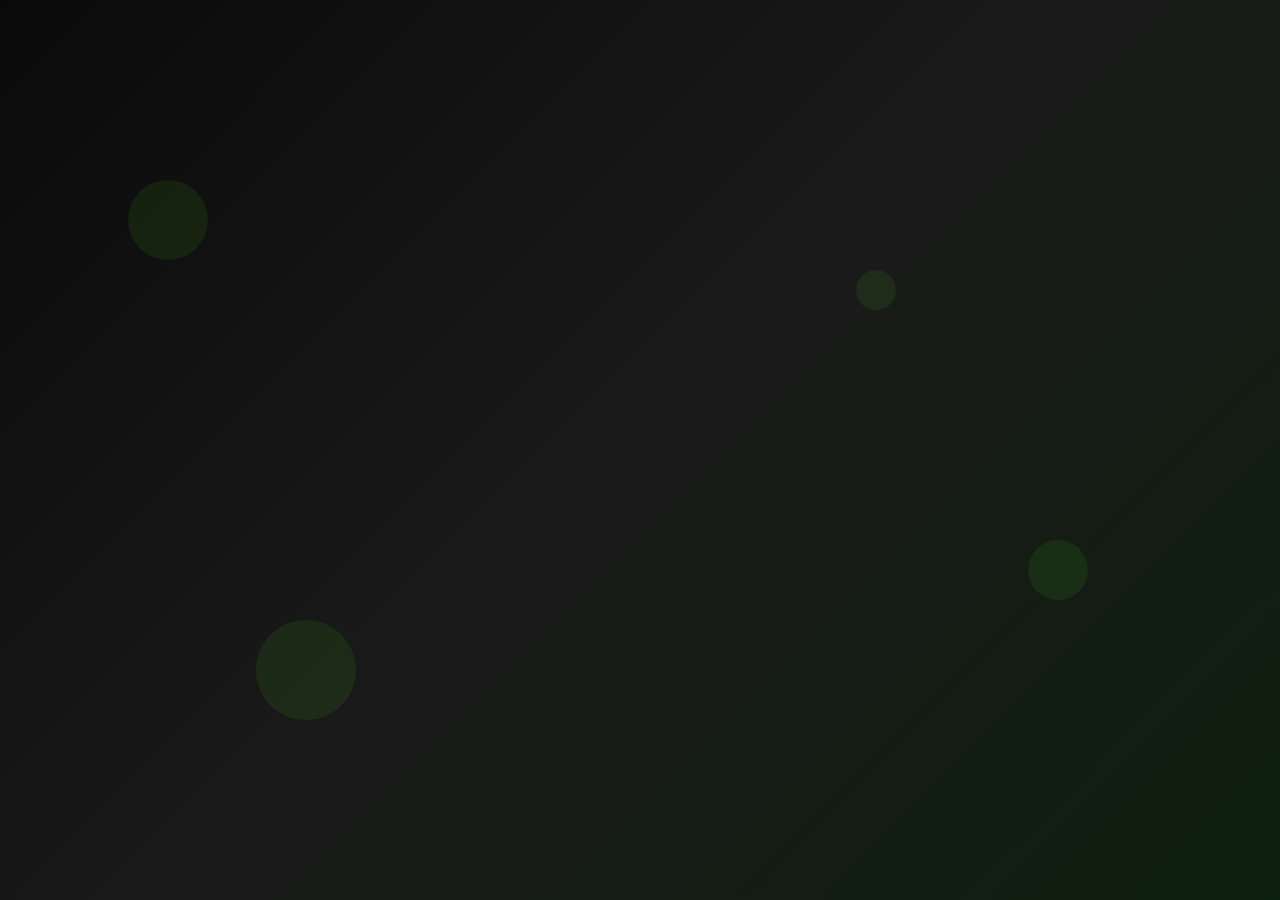
<file: index.html>
<!DOCTYPE html>
<html lang="en">
<head>
    <meta charset="UTF-8">
    <meta name="viewport" content="width=device-width, initial-scale=1.0">
    <title>Coming Soon</title>
    <style>
        * {
            margin: 0;
            padding: 0;
            box-sizing: border-box;
        }

        body {
            font-family: -apple-system, BlinkMacSystemFont, 'Segoe UI', Roboto, Oxygen, Ubuntu, Cantarell, sans-serif;
            background: linear-gradient(135deg, #0a0a0a 0%, #1a1a1a 50%, #0d1f0d 100%);
            min-height: 100vh;
            display: flex;
            align-items: center;
            justify-content: center;
            position: relative;
            overflow: hidden;
        }

        .background-animation {
            position: absolute;
            top: 0;
            left: 0;
            width: 100%;
            height: 100%;
            z-index: 1;
        }

        .floating-shapes {
            position: absolute;
            width: 100%;
            height: 100%;
        }

        .shape {
            position: absolute;
            background: rgba(77, 210, 29, 0.1);
            border-radius: 50%;
            animation: float 6s ease-in-out infinite;
        }

        .shape:nth-child(1) {
            width: 80px;
            height: 80px;
            top: 20%;
            left: 10%;
            animation-delay: 0s;
        }

        .shape:nth-child(2) {
            width: 60px;
            height: 60px;
            top: 60%;
            right: 15%;
            animation-delay: 2s;
        }

        .shape:nth-child(3) {
            width: 100px;
            height: 100px;
            bottom: 20%;
            left: 20%;
            animation-delay: 4s;
        }

        .shape:nth-child(4) {
            width: 40px;
            height: 40px;
            top: 30%;
            right: 30%;
            animation-delay: 1s;
        }

        @keyframes float {
            0%, 100% {
                transform: translateY(0px) rotate(0deg);
                opacity: 0.7;
            }
            50% {
                transform: translateY(-20px) rotate(180deg);
                opacity: 0.3;
            }
        }

        .container {
            text-align: center;
            color: white;
            z-index: 10;
            position: relative;
            max-width: 600px;
            padding: 0 20px;
        }

        .logo {
            font-size: 2.5rem;
            font-weight: 300;
            letter-spacing: 3px;
            margin-bottom: 2rem;
            opacity: 0;
            animation: fadeInUp 1s ease-out forwards;
        }

        .main-title {
            font-size: 4rem;
            font-weight: 100;
            letter-spacing: 8px;
            margin-bottom: 1rem;
            opacity: 0;
            animation: fadeInUp 1s ease-out 0.3s forwards;
            background: linear-gradient(45deg, #4dd21d, #2fa615);
            -webkit-background-clip: text;
            -webkit-text-fill-color: transparent;
            background-clip: text;
        }

        .subtitle {
            font-size: 1.2rem;
            font-weight: 300;
            letter-spacing: 2px;
            margin-bottom: 3rem;
            opacity: 0.8;
            animation: fadeInUp 1s ease-out 0.6s forwards;
            opacity: 0;
        }

        .email-form {
            display: flex;
            max-width: 400px;
            margin: 0 auto 2rem;
            opacity: 0;
            animation: fadeInUp 1s ease-out 0.9s forwards;
        }

        .email-input {
            flex: 1;
            padding: 1rem 1.5rem;
            border: 2px solid rgba(77, 210, 29, 0.3);
            border-radius: 50px 0 0 50px;
            background: rgba(77, 210, 29, 0.1);
            color: white;
            font-size: 1rem;
            outline: none;
            backdrop-filter: blur(10px);
            transition: all 0.3s ease;
        }

        .email-input::placeholder {
            color: rgba(255, 255, 255, 0.7);
        }

        .email-input:focus {
            border-color: #4dd21d;
            background: rgba(77, 210, 29, 0.15);
            box-shadow: 0 0 20px rgba(77, 210, 29, 0.3);
        }

        .notify-btn {
            padding: 1rem 2rem;
            background: linear-gradient(45deg, #4dd21d, #2fa615);
            border: 2px solid #4dd21d;
            border-radius: 0 50px 50px 0;
            color: white;
            font-size: 1rem;
            font-weight: 600;
            cursor: pointer;
            transition: all 0.3s ease;
            backdrop-filter: blur(10px);
        }

        .notify-btn:hover {
            background: linear-gradient(45deg, #2fa615, #1a7009);
            border-color: #4dd21d;
            transform: translateY(-2px);
            box-shadow: 0 5px 20px rgba(77, 210, 29, 0.4);
        }

        .social-links {
            display: flex;
            justify-content: center;
            gap: 2rem;
            opacity: 0;
            animation: fadeInUp 1s ease-out 1.2s forwards;
        }

        .social-link {
            display: inline-block;
            width: 50px;
            height: 50px;
            background: rgba(77, 210, 29, 0.1);
            border: 1px solid rgba(77, 210, 29, 0.3);
            border-radius: 50%;
            display: flex;
            align-items: center;
            justify-content: center;
            color: #4dd21d;
            text-decoration: none;
            transition: all 0.3s ease;
            backdrop-filter: blur(10px);
        }

        .social-link:hover {
            background: rgba(77, 210, 29, 0.2);
            border-color: #4dd21d;
            color: white;
            transform: translateY(-3px) scale(1.1);
            box-shadow: 0 5px 15px rgba(77, 210, 29, 0.3);
        }

        @keyframes fadeInUp {
            from {
                opacity: 0;
                transform: translateY(30px);
            }
            to {
                opacity: 1;
                transform: translateY(0);
            }
        }

        @media (max-width: 768px) {
            .main-title {
                font-size: 2.5rem;
                letter-spacing: 4px;
            }
            
            .logo {
                font-size: 2rem;
                letter-spacing: 2px;
            }
            
            .subtitle {
                font-size: 1rem;
                letter-spacing: 1px;
            }
            
            .email-form {
                flex-direction: column;
                gap: 1rem;
            }
            
            .email-input, .notify-btn {
                border-radius: 50px;
            }
        }

        .success-message {
            color: #4dd21d;
            font-size: 1rem;
            margin-top: 1rem;
            opacity: 0;
            transition: opacity 0.3s ease;
            text-shadow: 0 0 10px rgba(77, 210, 29, 0.3);
        }

        .success-message.show {
            opacity: 1;
        }
    </style>
</head>
<body>
    <div class="background-animation">
        <div class="floating-shapes">
            <div class="shape"></div>
            <div class="shape"></div>
            <div class="shape"></div>
            <div class="shape"></div>
        </div>
    </div>

    <div class="container">
        <div class="logo"></div>
        <h1 class="main-title">COMING SOON</h1>
        <p class="subtitle">Something amazing is on its way</p>
        
        <form class="email-form" id="emailForm">
            <input type="email" class="email-input" placeholder="Enter your email" required>
            <button type="submit" class="notify-btn">Notify Me</button>
        </form>
        
        <div class="success-message" id="successMessage">
            Thanks! We'll notify you when we launch.
        </div>
        
        <div class="social-links">
            <a href="https://www.instagram.com/sporteafy.official?igsh=ajNvaXU0cDR1aHh2&utm_source=qr" class="social-link">
                <svg width="20" height="20" viewBox="0 0 24 24" fill="currentColor">
                    <path d="M12 2.163c3.204 0 3.584.012 4.85.07 3.252.148 4.771 1.691 4.919 4.919.058 1.265.069 1.645.069 4.849 0 3.205-.012 3.584-.069 4.849-.149 3.225-1.664 4.771-4.919 4.919-1.266.058-1.644.07-4.85.07-3.204 0-3.584-.012-4.849-.07-3.26-.149-4.771-1.699-4.919-4.92-.058-1.265-.07-1.644-.07-4.849 0-3.204.013-3.583.07-4.849.149-3.227 1.664-4.771 4.919-4.919 1.266-.057 1.645-.069 4.849-.069zm0-2.163c-3.259 0-3.667.014-4.947.072-4.358.2-6.78 2.618-6.98 6.98-.059 1.281-.073 1.689-.073 4.948 0 3.259.014 3.668.072 4.948.2 4.358 2.618 6.78 6.98 6.98 1.281.058 1.689.072 4.948.072 3.259 0 3.668-.014 4.948-.072 4.354-.2 6.782-2.618 6.979-6.98.059-1.28.073-1.689.073-4.948 0-3.259-.014-3.667-.072-4.947-.196-4.354-2.617-6.78-6.979-6.98-1.281-.059-1.69-.073-4.949-.073zm0 5.838c-3.403 0-6.162 2.759-6.162 6.162s2.759 6.163 6.162 6.163 6.162-2.759 6.162-6.163c0-3.403-2.759-6.162-6.162-6.162zm0 10.162c-2.209 0-4-1.79-4-4 0-2.209 1.791-4 4-4s4 1.791 4 4c0 2.21-1.791 4-4 4zm6.406-11.845c-.796 0-1.441.645-1.441 1.44s.645 1.44 1.441 1.44c.795 0 1.439-.645 1.439-1.44s-.644-1.44-1.439-1.44z"/>
                </svg>
            </a>
            <a href="#" class="social-link">
                <svg width="20" height="20" viewBox="0 0 24 24" fill="currentColor">
                    <path d="M24 12.073c0-6.627-5.373-12-12-12s-12 5.373-12 12c0 5.99 4.388 10.954 10.125 11.854v-8.385H7.078v-3.47h3.047V9.43c0-3.007 1.792-4.669 4.533-4.669 1.312 0 2.686.235 2.686.235v2.953H15.83c-1.491 0-1.956.925-1.956 1.874v2.25h3.328l-.532 3.47h-2.796v8.385C19.612 23.027 24 18.062 24 12.073z"/>
                </svg>
            </a>
            <a href="https://wa.me/923370104838" class="social-link">
                <svg width="20" height="20" viewBox="0 0 24 24" fill="currentColor">
                    <path d="M17.472 14.382c-.297-.149-1.758-.867-2.03-.967-.273-.099-.471-.148-.67.15-.197.297-.767.966-.94 1.164-.173.199-.347.223-.644.075-.297-.15-1.255-.463-2.39-1.475-.883-.788-1.48-1.761-1.653-2.059-.173-.297-.018-.458.13-.606.134-.133.298-.347.446-.52.149-.174.198-.298.298-.497.099-.198.05-.371-.025-.52-.075-.149-.669-1.612-.916-2.207-.242-.579-.487-.5-.669-.51-.173-.008-.371-.01-.57-.01-.198 0-.52.074-.792.372-.272.297-1.04 1.016-1.04 2.479 0 1.462 1.065 2.875 1.213 3.074.149.198 2.096 3.2 5.077 4.487.709.306 1.262.489 1.694.625.712.227 1.36.195 1.871.118.571-.085 1.758-.719 2.006-1.413.248-.694.248-1.289.173-1.413-.074-.124-.272-.198-.57-.347m-5.421 7.403h-.004a9.87 9.87 0 01-5.031-1.378l-.361-.214-3.741.982.998-3.648-.235-.374a9.86 9.86 0 01-1.51-5.26c.001-5.45 4.436-9.884 9.888-9.884 2.64 0 5.122 1.03 6.988 2.898a9.825 9.825 0 012.893 6.994c-.003 5.45-4.437 9.884-9.885 9.884m8.413-18.297A11.815 11.815 0 0012.05 0C5.495 0 .16 5.335.157 11.892c0 2.096.547 4.142 1.588 5.945L.057 24l6.305-1.654a11.882 11.882 0 005.683 1.448h.005c6.554 0 11.890-5.335 11.893-11.893a11.821 11.821 0 00-3.48-8.413Z"/>
                </svg>
            </a>
        </div>
    </div>

    <script>
        document.getElementById('emailForm').addEventListener('submit', function(e) {
            e.preventDefault();
            
            const email = this.querySelector('.email-input').value;
            const successMessage = document.getElementById('successMessage');
            
            if (email) {
                // Here you would typically send the email to your backend
                console.log('Email submitted:', email);
                
                // Show success message
                successMessage.classList.add('show');
                
                // Clear the form
                this.querySelector('.email-input').value = '';
                
                // Hide success message after 3 seconds
                setTimeout(() => {
                    successMessage.classList.remove('show');
                }, 3000);
            }
        });
    </script>
</body>
</html>
</file>
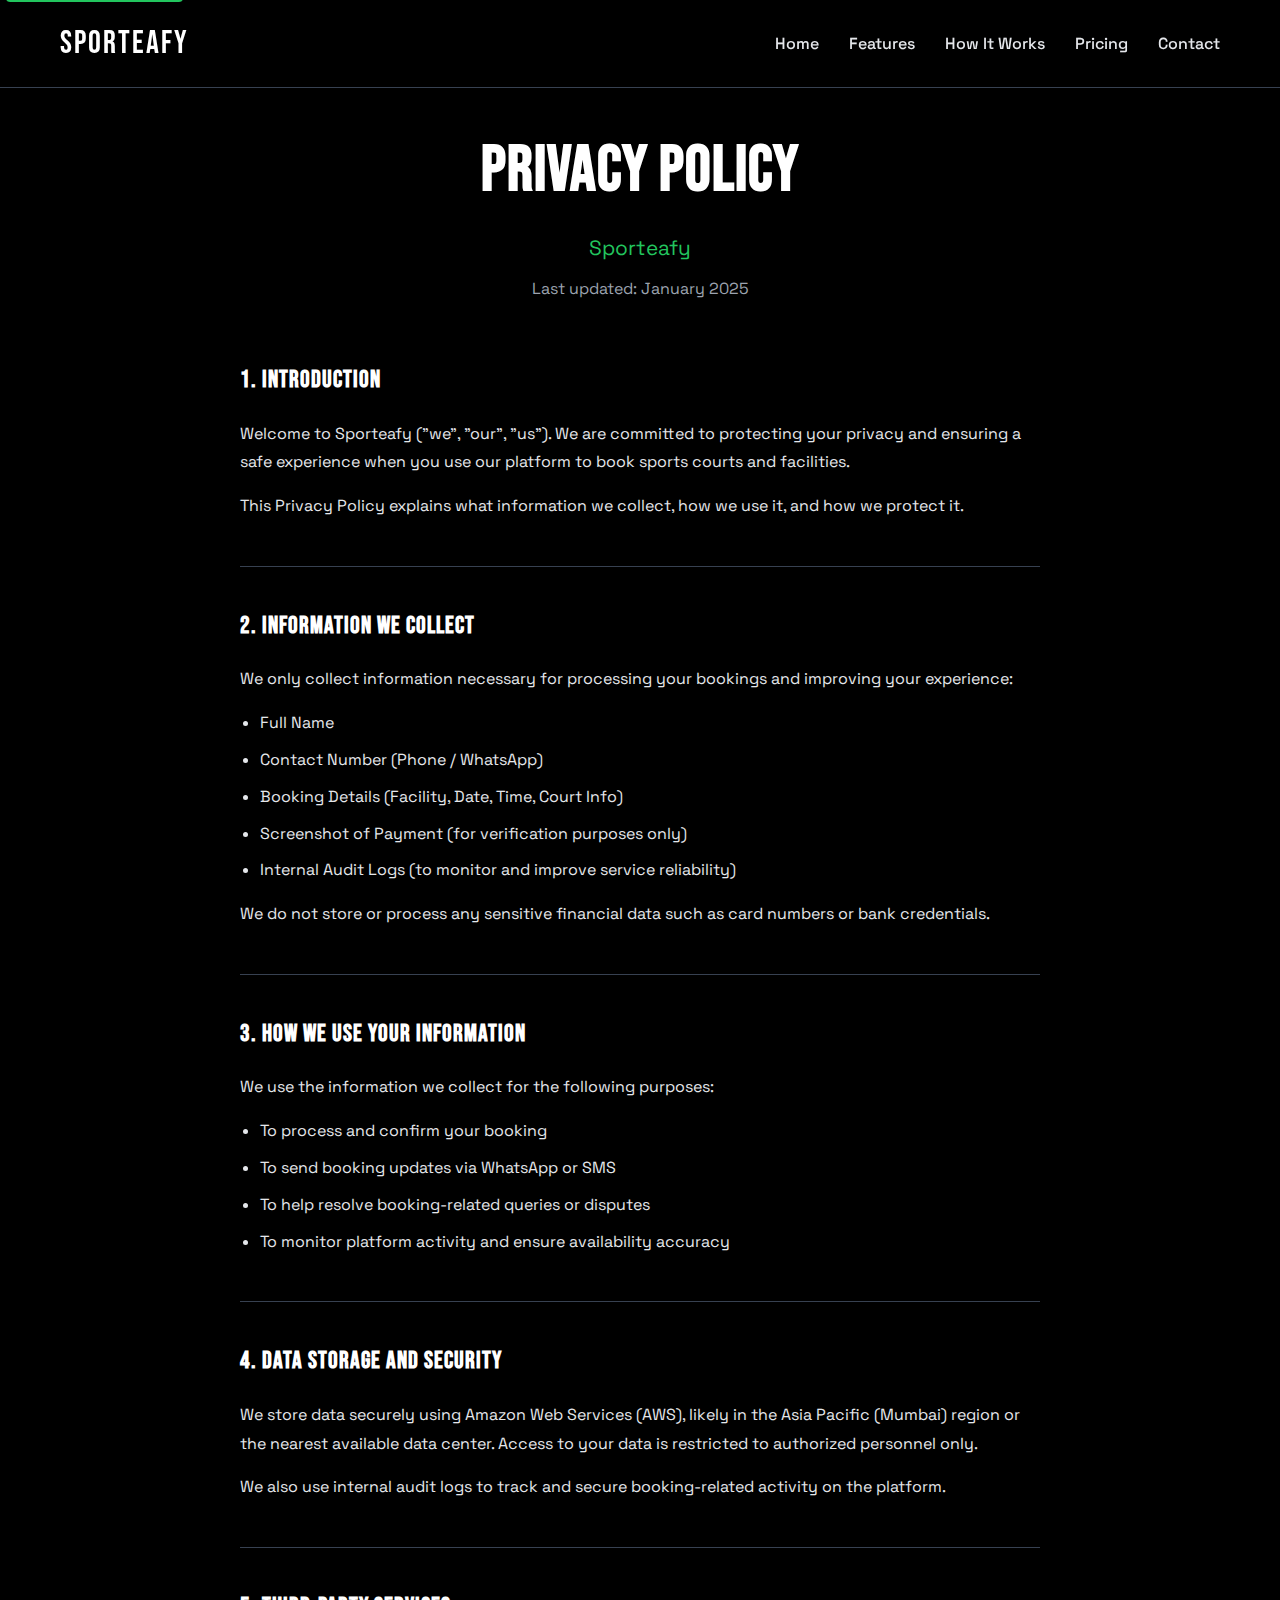
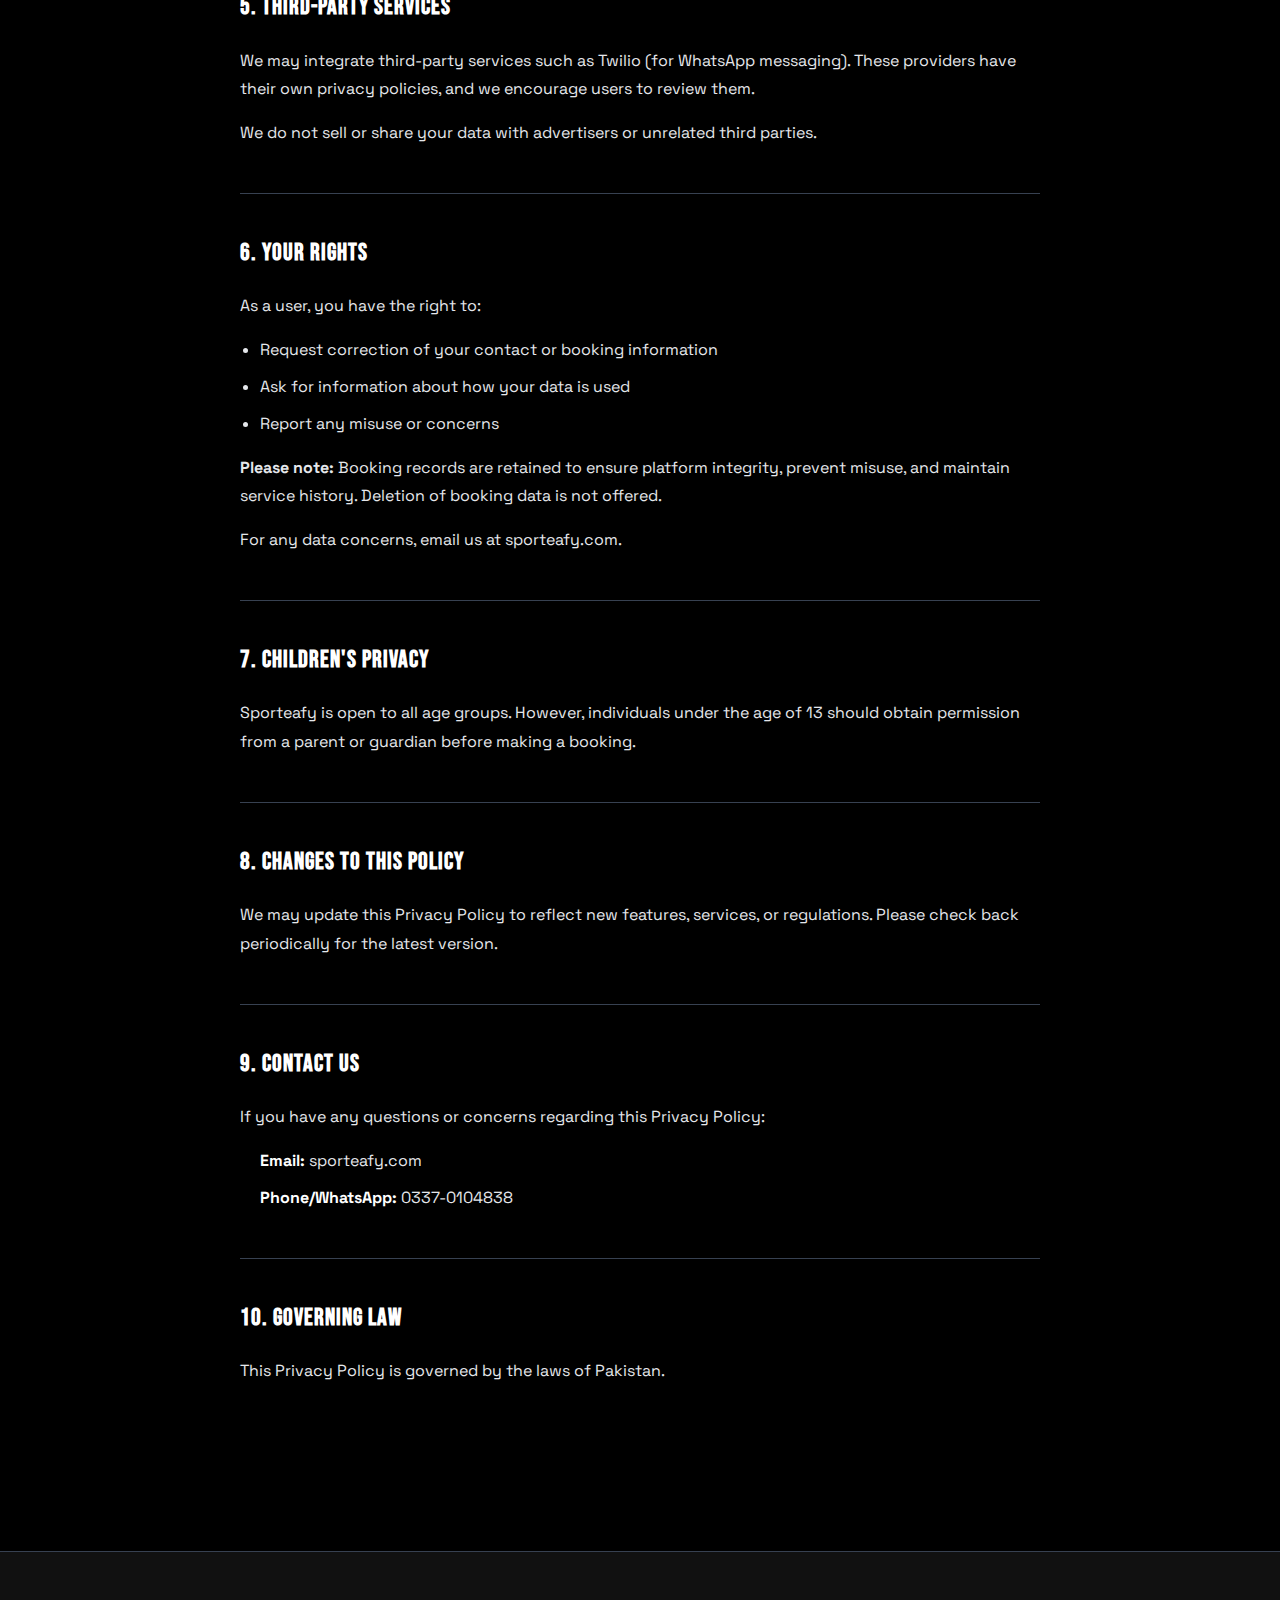
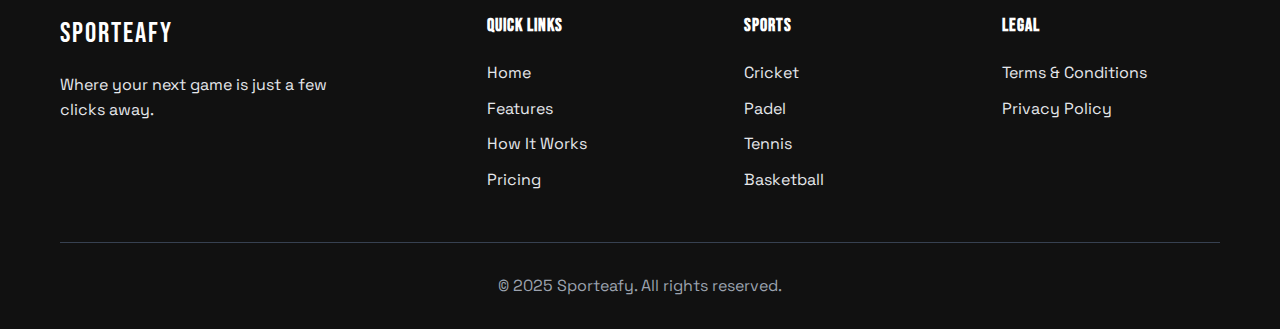
<file: privacy.html>
<!DOCTYPE html>
<html lang="en">
<head>
    <meta charset="UTF-8">
    <meta name="viewport" content="width=device-width, initial-scale=1.0">
    <title>Privacy Policy - Sporteafy</title>
    
    <!-- SEO Meta Tags -->
    <meta name="description" content="Privacy Policy for Sporteafy - Learn how we collect, use, and protect your personal information on our sports court booking platform.">
    <meta name="robots" content="index, follow">
    
    <!-- Fonts -->
    <link rel="preconnect" href="https://fonts.googleapis.com">
    <link rel="preconnect" href="https://fonts.gstatic.com" crossorigin>
    <link href="https://fonts.googleapis.com/css2?family=Bebas+Neue&family=Space+Grotesk:wght@300;400;500;600;700&display=swap" rel="stylesheet">
    
    <!-- Styles -->
    <link rel="stylesheet" href="assets/css/styles.css">
    
    <!-- Favicon -->
    <link rel="icon" type="image/x-icon" href="assets/images/favicon.ico">
</head>
<body>
    <!-- Navigation -->
    <nav class="navbar">
        <div class="nav-container">
            <div class="nav-logo">
                <a href="index.html">
                    <h1 class="logo-text-bebas">SPORTEAFY</h1>
                </a>
            </div>
            <div class="nav-links">
                <a href="index.html" class="nav-link">Home</a>
                <a href="index.html#features" class="nav-link">Features</a>
                <a href="index.html#how-it-works" class="nav-link">How It Works</a>
                <a href="index.html#pricing" class="nav-link">Pricing</a>
                <a href="index.html#contact" class="nav-link">Contact</a>
            </div>
            <div class="nav-mobile-toggle" id="mobile-toggle">
                <span></span>
                <span></span>
                <span></span>
            </div>
        </div>
    </nav>

    <!-- Legal Content -->
    <section class="legal-page">
        <div class="container">
            <div class="legal-header">
                <h1 class="legal-title">Privacy Policy</h1>
                <p class="legal-subtitle">Sporteafy</p>
                <p class="legal-updated">Last updated: January 2025</p>
            </div>
            
            <div class="legal-content">
                <div class="legal-section">
                    <h2>1. Introduction</h2>
                    <p>Welcome to Sporteafy ("we", "our", "us"). We are committed to protecting your privacy and ensuring a safe experience when you use our platform to book sports courts and facilities.</p>
                    <p>This Privacy Policy explains what information we collect, how we use it, and how we protect it.</p>
                </div>

                <div class="legal-section">
                    <h2>2. Information We Collect</h2>
                    <p>We only collect information necessary for processing your bookings and improving your experience:</p>
                    <ul>
                        <li>Full Name</li>
                        <li>Contact Number (Phone / WhatsApp)</li>
                        <li>Booking Details (Facility, Date, Time, Court Info)</li>
                        <li>Screenshot of Payment (for verification purposes only)</li>
                        <li>Internal Audit Logs (to monitor and improve service reliability)</li>
                    </ul>
                    <p>We do not store or process any sensitive financial data such as card numbers or bank credentials.</p>
                </div>

                <div class="legal-section">
                    <h2>3. How We Use Your Information</h2>
                    <p>We use the information we collect for the following purposes:</p>
                    <ul>
                        <li>To process and confirm your booking</li>
                        <li>To send booking updates via WhatsApp or SMS</li>
                        <li>To help resolve booking-related queries or disputes</li>
                        <li>To monitor platform activity and ensure availability accuracy</li>
                    </ul>
                </div>

                <div class="legal-section">
                    <h2>4. Data Storage and Security</h2>
                    <p>We store data securely using Amazon Web Services (AWS), likely in the Asia Pacific (Mumbai) region or the nearest available data center. Access to your data is restricted to authorized personnel only.</p>
                    <p>We also use internal audit logs to track and secure booking-related activity on the platform.</p>
                </div>

                <div class="legal-section">
                    <h2>5. Third-Party Services</h2>
                    <p>We may integrate third-party services such as Twilio (for WhatsApp messaging). These providers have their own privacy policies, and we encourage users to review them.</p>
                    <p>We do not sell or share your data with advertisers or unrelated third parties.</p>
                </div>

                <div class="legal-section">
                    <h2>6. Your Rights</h2>
                    <p>As a user, you have the right to:</p>
                    <ul>
                        <li>Request correction of your contact or booking information</li>
                        <li>Ask for information about how your data is used</li>
                        <li>Report any misuse or concerns</li>
                    </ul>
                    <p><strong>Please note:</strong> Booking records are retained to ensure platform integrity, prevent misuse, and maintain service history. Deletion of booking data is not offered.</p>
                    <p>For any data concerns, email us at sporteafy.com.</p>
                </div>

                <div class="legal-section">
                    <h2>7. Children's Privacy</h2>
                    <p>Sporteafy is open to all age groups. However, individuals under the age of 13 should obtain permission from a parent or guardian before making a booking.</p>
                </div>

                <div class="legal-section">
                    <h2>8. Changes to This Policy</h2>
                    <p>We may update this Privacy Policy to reflect new features, services, or regulations. Please check back periodically for the latest version.</p>
                </div>

                <div class="legal-section">
                    <h2>9. Contact Us</h2>
                    <p>If you have any questions or concerns regarding this Privacy Policy:</p>
                    <ul class="contact-list">
                        <li><strong>Email:</strong> sporteafy.com</li>
                        <li><strong>Phone/WhatsApp:</strong> 0337-0104838</li>
                    </ul>
                </div>

                <div class="legal-section">
                    <h2>10. Governing Law</h2>
                    <p>This Privacy Policy is governed by the laws of Pakistan.</p>
                </div>
            </div>
        </div>
    </section>

    <!-- Footer -->
    <footer class="footer">
        <div class="container">
            <div class="footer-content">
                <div class="footer-brand">
                    <h3 class="footer-logo-bebas">SPORTEAFY</h3>
                    <p class="footer-tagline">Where your next game is just a few clicks away.</p>
                </div>
                
                <div class="footer-links">
                    <div class="footer-column">
                        <h4>Quick Links</h4>
                        <ul>
                            <li><a href="index.html">Home</a></li>
                            <li><a href="index.html#features">Features</a></li>
                            <li><a href="index.html#how-it-works">How It Works</a></li>
                            <li><a href="index.html#pricing">Pricing</a></li>
                        </ul>
                    </div>
                    
                    <div class="footer-column">
                        <h4>Sports</h4>
                        <ul>
                            <li><a href="#">Cricket</a></li>
                            <li><a href="#">Padel</a></li>
                            <li><a href="#">Tennis</a></li>
                            <li><a href="#">Basketball</a></li>
                        </ul>
                    </div>
                    
                    <div class="footer-column">
                        <h4>Legal</h4>
                        <ul>
                            <li><a href="terms.html">Terms & Conditions</a></li>
                            <li><a href="privacy.html">Privacy Policy</a></li>
                        </ul>
                    </div>
                </div>
            </div>
            
            <div class="footer-bottom">
                <p>&copy; 2025 Sporteafy. All rights reserved.</p>
            </div>
        </div>
    </footer>

    <!-- JavaScript -->
    <script src="assets/js/script.js"></script>
</body>
</html>
</file>
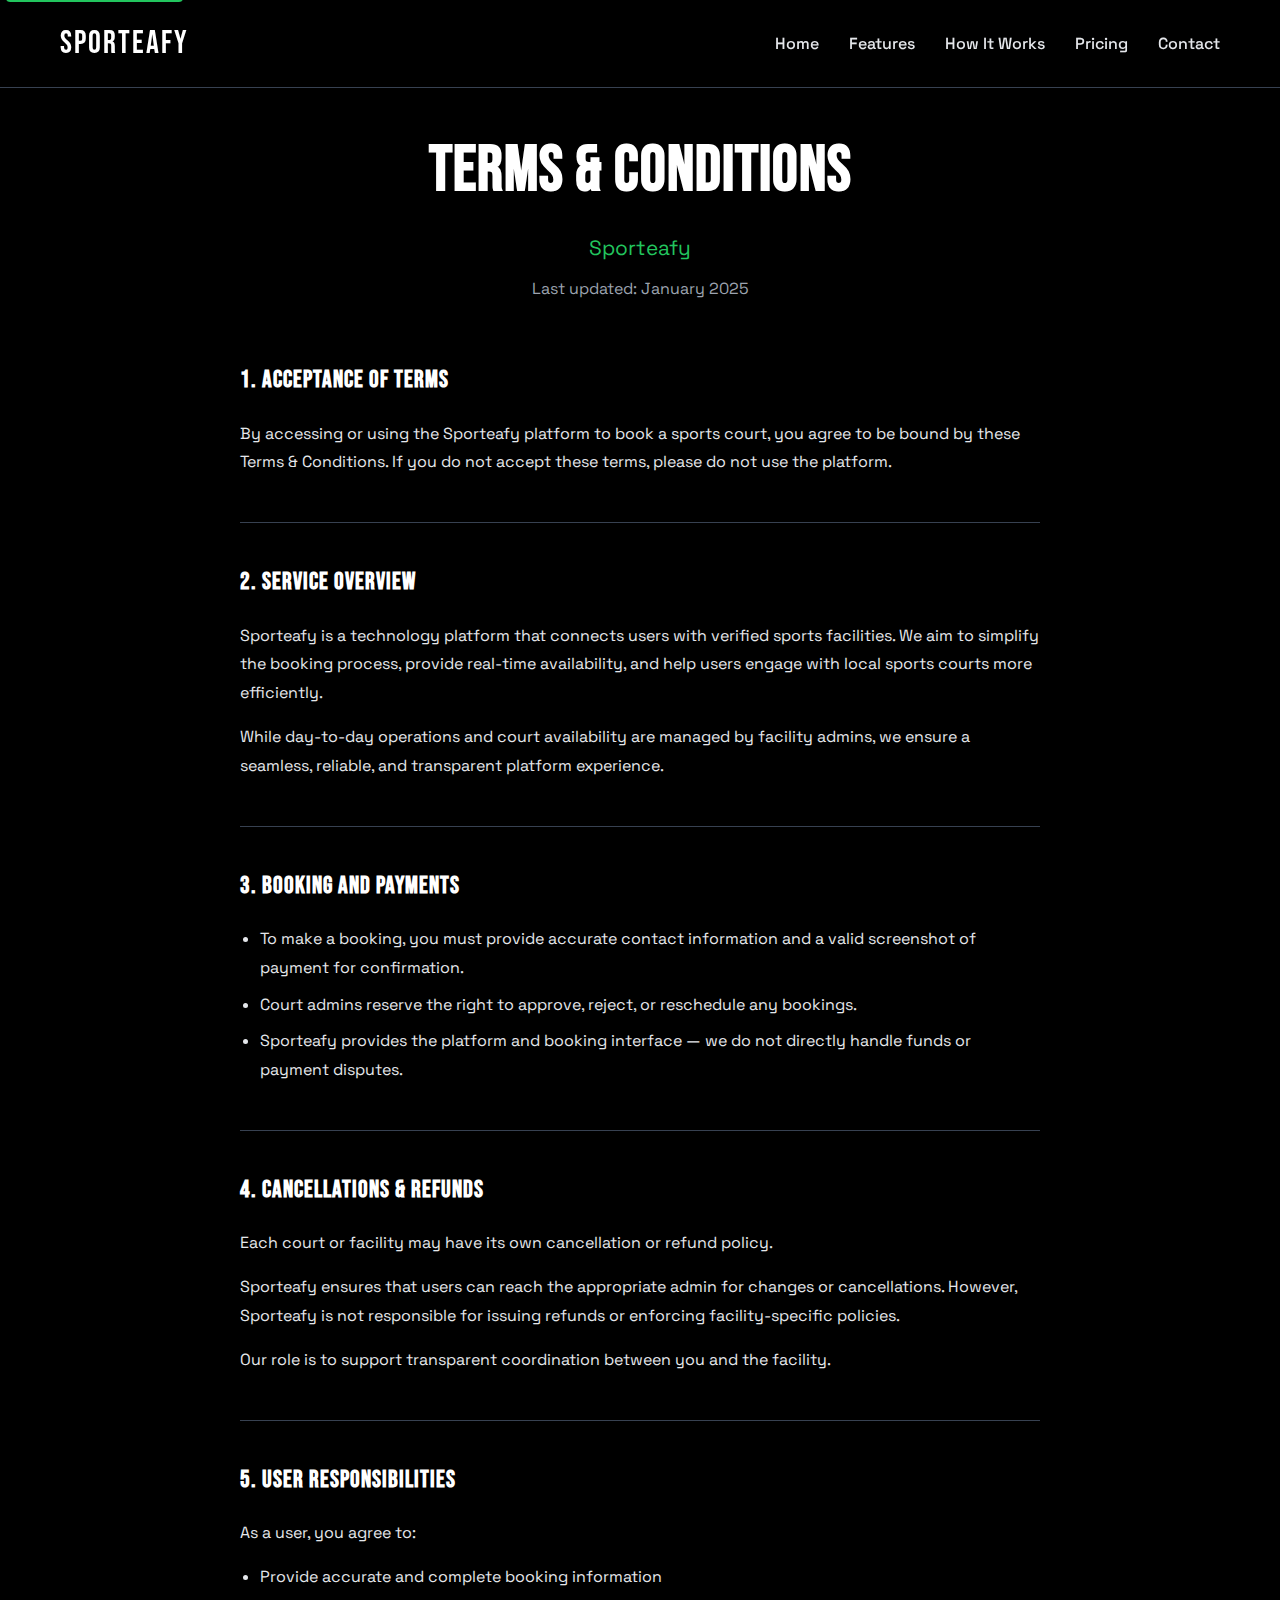
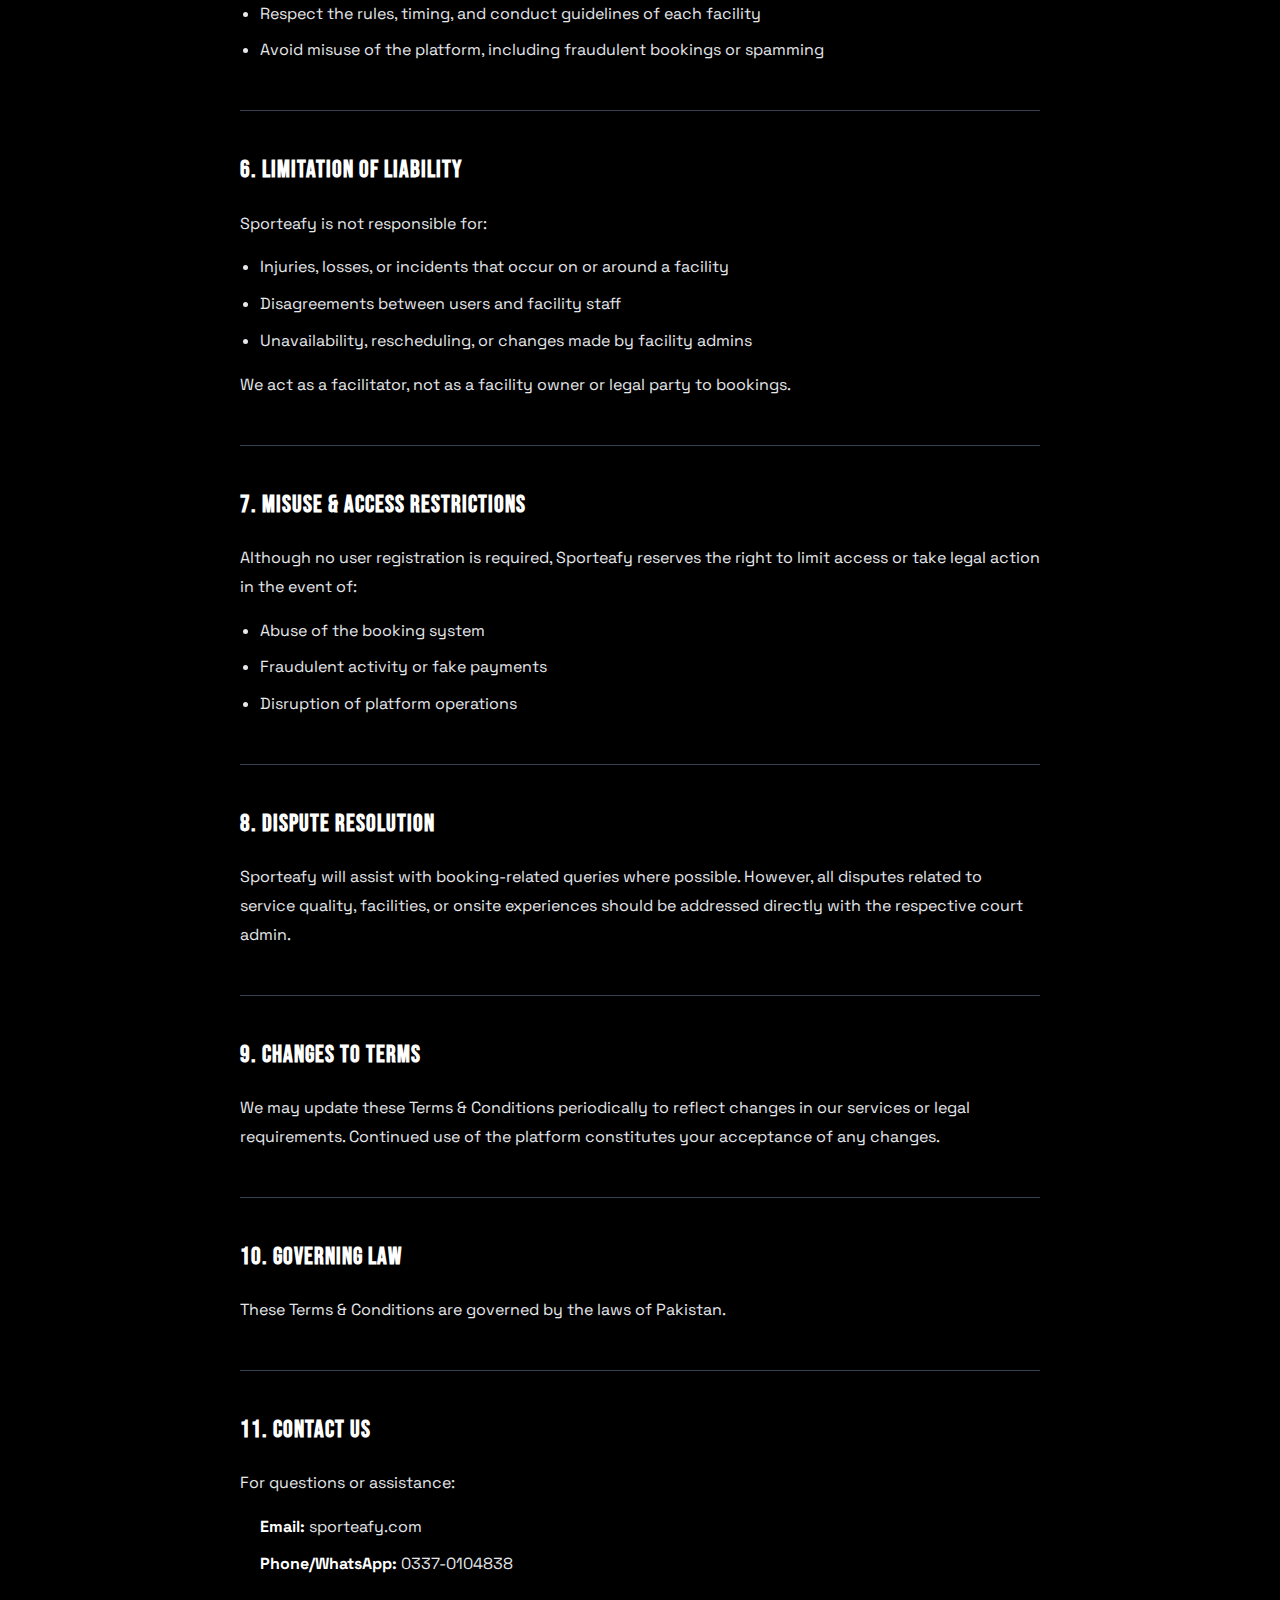
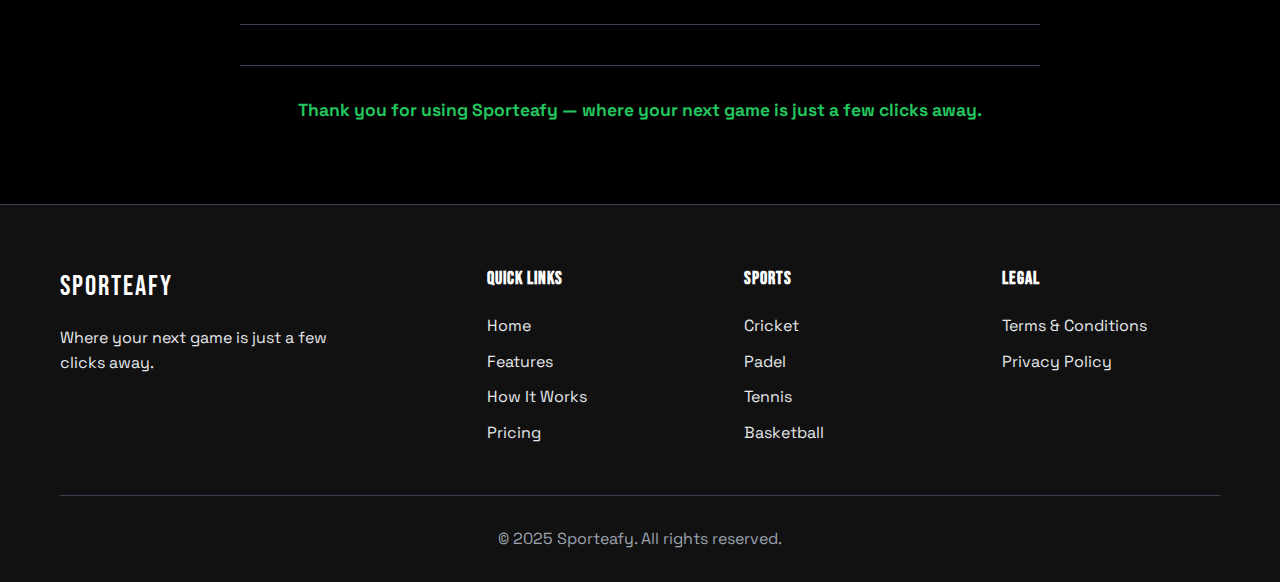
<file: terms.html>
<!DOCTYPE html>
<html lang="en">
<head>
    <meta charset="UTF-8">
    <meta name="viewport" content="width=device-width, initial-scale=1.0">
    <title>Terms & Conditions - Sporteafy</title>
    
    <!-- SEO Meta Tags -->
    <meta name="description" content="Terms & Conditions for Sporteafy - Indoor sports court booking platform. Read our terms of service and booking policies.">
    <meta name="robots" content="index, follow">
    
    <!-- Fonts -->
    <link rel="preconnect" href="https://fonts.googleapis.com">
    <link rel="preconnect" href="https://fonts.gstatic.com" crossorigin>
    <link href="https://fonts.googleapis.com/css2?family=Bebas+Neue&family=Space+Grotesk:wght@300;400;500;600;700&display=swap" rel="stylesheet">
    
    <!-- Styles -->
    <link rel="stylesheet" href="assets/css/styles.css">
    
    <!-- Favicon -->
    <link rel="icon" type="image/x-icon" href="assets/images/favicon.ico">
</head>
<body>
    <!-- Navigation -->
    <nav class="navbar">
        <div class="nav-container">
            <div class="nav-logo">
                <a href="index.html">
                    <h1 class="logo-text-bebas">SPORTEAFY</h1>
                </a>
            </div>
            <div class="nav-links">
                <a href="index.html" class="nav-link">Home</a>
                <a href="index.html#features" class="nav-link">Features</a>
                <a href="index.html#how-it-works" class="nav-link">How It Works</a>
                <a href="index.html#pricing" class="nav-link">Pricing</a>
                <a href="index.html#contact" class="nav-link">Contact</a>
            </div>
            <div class="nav-mobile-toggle" id="mobile-toggle">
                <span></span>
                <span></span>
                <span></span>
            </div>
        </div>
    </nav>

    <!-- Legal Content -->
    <section class="legal-page">
        <div class="container">
            <div class="legal-header">
                <h1 class="legal-title">Terms & Conditions</h1>
                <p class="legal-subtitle">Sporteafy</p>
                <p class="legal-updated">Last updated: January 2025</p>
            </div>
            
            <div class="legal-content">
                <div class="legal-section">
                    <h2>1. Acceptance of Terms</h2>
                    <p>By accessing or using the Sporteafy platform to book a sports court, you agree to be bound by these Terms & Conditions. If you do not accept these terms, please do not use the platform.</p>
                </div>

                <div class="legal-section">
                    <h2>2. Service Overview</h2>
                    <p>Sporteafy is a technology platform that connects users with verified sports facilities. We aim to simplify the booking process, provide real-time availability, and help users engage with local sports courts more efficiently.</p>
                    <p>While day-to-day operations and court availability are managed by facility admins, we ensure a seamless, reliable, and transparent platform experience.</p>
                </div>

                <div class="legal-section">
                    <h2>3. Booking and Payments</h2>
                    <ul>
                        <li>To make a booking, you must provide accurate contact information and a valid screenshot of payment for confirmation.</li>
                        <li>Court admins reserve the right to approve, reject, or reschedule any bookings.</li>
                        <li>Sporteafy provides the platform and booking interface — we do not directly handle funds or payment disputes.</li>
                    </ul>
                </div>

                <div class="legal-section">
                    <h2>4. Cancellations & Refunds</h2>
                    <p>Each court or facility may have its own cancellation or refund policy.</p>
                    <p>Sporteafy ensures that users can reach the appropriate admin for changes or cancellations. However, Sporteafy is not responsible for issuing refunds or enforcing facility-specific policies.</p>
                    <p>Our role is to support transparent coordination between you and the facility.</p>
                </div>

                <div class="legal-section">
                    <h2>5. User Responsibilities</h2>
                    <p>As a user, you agree to:</p>
                    <ul>
                        <li>Provide accurate and complete booking information</li>
                        <li>Respect the rules, timing, and conduct guidelines of each facility</li>
                        <li>Avoid misuse of the platform, including fraudulent bookings or spamming</li>
                    </ul>
                </div>

                <div class="legal-section">
                    <h2>6. Limitation of Liability</h2>
                    <p>Sporteafy is not responsible for:</p>
                    <ul>
                        <li>Injuries, losses, or incidents that occur on or around a facility</li>
                        <li>Disagreements between users and facility staff</li>
                        <li>Unavailability, rescheduling, or changes made by facility admins</li>
                    </ul>
                    <p>We act as a facilitator, not as a facility owner or legal party to bookings.</p>
                </div>

                <div class="legal-section">
                    <h2>7. Misuse & Access Restrictions</h2>
                    <p>Although no user registration is required, Sporteafy reserves the right to limit access or take legal action in the event of:</p>
                    <ul>
                        <li>Abuse of the booking system</li>
                        <li>Fraudulent activity or fake payments</li>
                        <li>Disruption of platform operations</li>
                    </ul>
                </div>

                <div class="legal-section">
                    <h2>8. Dispute Resolution</h2>
                    <p>Sporteafy will assist with booking-related queries where possible. However, all disputes related to service quality, facilities, or onsite experiences should be addressed directly with the respective court admin.</p>
                </div>

                <div class="legal-section">
                    <h2>9. Changes to Terms</h2>
                    <p>We may update these Terms & Conditions periodically to reflect changes in our services or legal requirements. Continued use of the platform constitutes your acceptance of any changes.</p>
                </div>

                <div class="legal-section">
                    <h2>10. Governing Law</h2>
                    <p>These Terms & Conditions are governed by the laws of Pakistan.</p>
                </div>

                <div class="legal-section">
                    <h2>11. Contact Us</h2>
                    <p>For questions or assistance:</p>
                    <ul class="contact-list">
                        <li><strong>Email:</strong> sporteafy.com</li>
                        <li><strong>Phone/WhatsApp:</strong> 0337-0104838</li>
                    </ul>
                </div>

                <div class="legal-footer">
                    <p><strong>Thank you for using Sporteafy — where your next game is just a few clicks away.</strong></p>
                </div>
            </div>
        </div>
    </section>

    <!-- Footer -->
    <footer class="footer">
        <div class="container">
            <div class="footer-content">
                <div class="footer-brand">
                    <h3 class="footer-logo-bebas">SPORTEAFY</h3>
                    <p class="footer-tagline">Where your next game is just a few clicks away.</p>
                </div>
                
                <div class="footer-links">
                    <div class="footer-column">
                        <h4>Quick Links</h4>
                        <ul>
                            <li><a href="index.html">Home</a></li>
                            <li><a href="index.html#features">Features</a></li>
                            <li><a href="index.html#how-it-works">How It Works</a></li>
                            <li><a href="index.html#pricing">Pricing</a></li>
                        </ul>
                    </div>
                    
                    <div class="footer-column">
                        <h4>Sports</h4>
                        <ul>
                            <li><a href="#">Cricket</a></li>
                            <li><a href="#">Padel</a></li>
                            <li><a href="#">Tennis</a></li>
                            <li><a href="#">Basketball</a></li>
                        </ul>
                    </div>
                    
                    <div class="footer-column">
                        <h4>Legal</h4>
                        <ul>
                            <li><a href="terms.html">Terms & Conditions</a></li>
                            <li><a href="privacy.html">Privacy Policy</a></li>
                        </ul>
                    </div>
                </div>
            </div>
            
            <div class="footer-bottom">
                <p>&copy; 2025 Sporteafy. All rights reserved.</p>
            </div>
        </div>
    </footer>

    <!-- JavaScript -->
    <script src="assets/js/script.js"></script>
</body>
</html>
</file>
<file: assets/css/styles.css>
/* ========================================
   SPORTEAFY LANDING PAGE STYLES
   Matching the exact design of the main app
========================================= */

/* CSS Variables for Consistent Colors */
:root {
    /* Primary Colors - Matching your app */
    --primary-green: #22c55e;
    --primary-green-hover: #16a34a;
    --primary-green-light: rgba(34, 197, 94, 0.1);
    
    /* Background Colors */
    --bg-primary: #000000;
    --bg-secondary: #111111;
    --bg-card: #1a1a1a;
    --bg-gradient: linear-gradient(135deg, #000000 0%, #1a1a1a 100%);
    
    /* Text Colors */
    --text-primary: #ffffff;
    --text-secondary: #e5e7eb;
    --text-muted: #9ca3af;
    --text-accent: #22c55e;
    
    /* Border Colors */
    --border-primary: #374151;
    --border-accent: #22c55e;
    
    /* Shadow Colors */
    --shadow-primary: rgba(0, 0, 0, 0.5);
    --shadow-glow: rgba(34, 197, 94, 0.3);
    
    /* Fonts - Matching your app exactly */
    --font-logo: 'RACESPORT', Arial, sans-serif;
    --font-heading: 'Bebas Neue', Arial, sans-serif;
    --font-body: 'Space Grotesk', Arial, sans-serif;
}

/* ========================================
   RESET & BASE STYLES
========================================= */

* {
    margin: 0;
    padding: 0;
    box-sizing: border-box;
}

html {
    scroll-behavior: smooth;
    font-size: 16px;
}

body {
    font-family: var(--font-body);
    background-color: var(--bg-primary);
    color: var(--text-primary);
    line-height: 1.6;
    overflow-x: hidden;
}

.container {
    max-width: 1200px;
    margin: 0 auto;
    padding: 0 20px;
}

/* ========================================
   ANIMATIONS - Matching your app
========================================= */

@keyframes fade-in {
    from {
        opacity: 0;
        transform: translateY(20px);
    }
    to {
        opacity: 1;
        transform: translateY(0);
    }
}

@keyframes fade-in-up {
    from {
        opacity: 0;
        transform: translateY(30px);
    }
    to {
        opacity: 1;
        transform: translateY(0);
    }
}

@keyframes scale-in {
    from {
        opacity: 0;
        transform: scale(0.95);
    }
    to {
        opacity: 1;
        transform: scale(1);
    }
}

@keyframes pulse-glow {
    0%, 100% {
        box-shadow: 0 0 5px var(--shadow-glow);
    }
    50% {
        box-shadow: 0 0 20px var(--shadow-glow);
    }
}

@keyframes hover-lift {
    from {
        transform: translateY(0);
    }
    to {
        transform: translateY(-2px);
    }
}

/* Apply animations */
.animate-fade-in {
    animation: fade-in 0.8s ease-out forwards;
}

.animate-fade-in-up {
    animation: fade-in-up 0.8s ease-out forwards;
}

.animate-scale-in {
    animation: scale-in 0.8s ease-out forwards;
}

.animate-pulse-glow {
    animation: pulse-glow 2s infinite;
}

.hover-lift {
    transition: transform 0.3s ease;
}

.hover-lift:hover {
    transform: translateY(-2px);
}

/* ========================================
   NAVIGATION
========================================= */

.navbar {
    position: fixed;
    top: 0;
    width: 100%;
    background: rgba(0, 0, 0, 0.95);
    backdrop-filter: blur(10px);
    z-index: 1000;
    padding: 18px 0;
    border-bottom: 1px solid var(--border-primary);
}

.nav-container {
    max-width: 1200px;
    margin: 0 auto;
    padding: 0 20px;
    display: flex;
    justify-content: space-between;
    align-items: center;
}

.nav-logo a {
    text-decoration: none;
}

.logo-text {
    font-family: var(--font-logo);
    font-size: 28px;
    font-weight: bold;
    color: var(--text-primary);
    letter-spacing: 2px;
}

.logo-text-bebas {
    font-family: var(--font-heading);
    font-size: 32px;
    font-weight: 400;
    color: var(--text-primary);
    letter-spacing: 2px;
    transition: all 0.3s ease;
}

.logo-text-bebas:hover {
    transform: scale(1.05);
    color: var(--text-accent);
}

.logo-image {
    height: 60px;
    width: auto;
    transition: all 0.3s ease;
}

.logo-image:hover {
    transform: scale(1.05);
}

.nav-links {
    display: flex;
    gap: 30px;
}

.nav-link {
    color: var(--text-secondary);
    text-decoration: none;
    font-weight: 500;
    font-size: 16px;
    transition: color 0.3s ease;
}

.nav-link:hover {
    color: var(--text-accent);
}

.nav-mobile-toggle {
    display: none;
    flex-direction: column;
    cursor: pointer;
    gap: 4px;
}

.nav-mobile-toggle span {
    width: 25px;
    height: 3px;
    background: var(--text-primary);
    transition: 0.3s;
}

/* ========================================
   HERO SECTION
========================================= */

.hero {
    position: relative;
    height: 100vh;
    display: flex;
    align-items: center;
    justify-content: center;
    overflow: hidden;
}

.hero-background {
    position: absolute;
    top: 0;
    left: 0;
    width: 100%;
    height: 100%;
    z-index: 1;
}

.hero-image {
    position: absolute;
    top: 0;
    left: 0;
    width: 100%;
    height: 100%;
    background-size: cover;
    background-position: center;
    background-repeat: no-repeat;
    opacity: 0;
    transition: opacity 1s ease-in-out;
}

.hero-image.active {
    opacity: 1;
}

.hero-overlay {
    position: absolute;
    top: 0;
    left: 0;
    width: 100%;
    height: 100%;
    background: linear-gradient(to bottom, rgba(0,0,0,0.4) 0%, rgba(0,0,0,0.7) 100%);
    z-index: 2;
}

.hero-content {
    position: relative;
    z-index: 3;
    text-align: center;
    max-width: 800px;
    padding: 0 20px;
}

.hero-title {
    font-family: var(--font-heading);
    font-size: clamp(3rem, 8vw, 6rem);
    font-weight: 400;
    line-height: 1.1;
    margin-bottom: 30px;
    color: var(--text-primary);
}

.title-line {
    display: block;
}

.hero-description {
    font-size: clamp(1.1rem, 2.5vw, 1.3rem);
    color: var(--text-secondary);
    margin-bottom: 40px;
    max-width: 600px;
    margin-left: auto;
    margin-right: auto;
}

.hero-buttons {
    display: flex;
    gap: 20px;
    justify-content: center;
    flex-wrap: wrap;
    margin-bottom: 60px;
}

.hero-indicators {
    position: absolute;
    bottom: 30px;
    left: 50%;
    transform: translateX(-50%);
    display: flex;
    gap: 12px;
}

.indicator {
    width: 12px;
    height: 12px;
    border-radius: 50%;
    border: none;
    background: rgba(255, 255, 255, 0.4);
    cursor: pointer;
    transition: all 0.3s ease;
}

.indicator.active {
    background: var(--primary-green);
    transform: scale(1.2);
    animation: pulse-glow 2s infinite;
}

.indicator:hover {
    background: rgba(255, 255, 255, 0.7);
}

/* ========================================
   BUTTONS - Matching your app exactly
========================================= */

.btn {
    display: inline-block;
    padding: 15px 30px;
    border-radius: 50px;
    font-family: var(--font-body);
    font-size: 16px;
    font-weight: 600;
    text-decoration: none;
    border: none;
    cursor: pointer;
    transition: all 0.3s ease;
    text-align: center;
    white-space: nowrap;
}

.btn-primary {
    background: var(--primary-green);
    color: #000000;
    border: 2px solid var(--primary-green);
}

.btn-primary:hover {
    background: var(--primary-green-hover);
    border-color: var(--primary-green-hover);
    transform: translateY(-2px);
    box-shadow: 0 10px 25px var(--shadow-glow);
}

.btn-secondary {
    background: transparent;
    color: var(--text-primary);
    border: 2px solid var(--text-primary);
}

.btn-secondary:hover {
    background: var(--text-primary);
    color: #000000;
    transform: translateY(-2px);
    box-shadow: 0 10px 25px rgba(255, 255, 255, 0.2);
}

.btn-large {
    padding: 18px 40px;
    font-size: 18px;
}

/* ========================================
   SECTIONS
========================================= */

.section-header {
    text-align: center;
    margin-bottom: 60px;
}

.section-title {
    font-family: var(--font-heading);
    font-size: clamp(2.5rem, 5vw, 4rem);
    color: var(--text-primary);
    margin-bottom: 20px;
    letter-spacing: 1px;
}

.section-description {
    font-size: 1.2rem;
    color: var(--text-secondary);
    max-width: 600px;
    margin: 0 auto;
}

/* ========================================
   FEATURES SECTION
========================================= */

.features {
    padding: 100px 0;
    background: var(--bg-secondary);
}

.features-grid {
    display: grid;
    grid-template-columns: repeat(auto-fit, minmax(350px, 1fr));
    gap: 40px;
    margin-top: 60px;
}

.feature-card {
    background: var(--bg-card);
    padding: 40px 30px;
    border-radius: 20px;
    text-align: center;
    border: 1px solid var(--border-primary);
    transition: all 0.3s ease;
}

.feature-card:hover {
    transform: translateY(-10px);
    border-color: var(--border-accent);
    box-shadow: 0 20px 40px var(--shadow-primary);
}

.feature-icon {
    font-size: 3rem;
    margin-bottom: 20px;
    display: block;
}

.feature-title {
    font-family: var(--font-heading);
    font-size: 1.5rem;
    color: var(--text-primary);
    margin-bottom: 15px;
    letter-spacing: 1px;
}

.feature-description {
    color: var(--text-secondary);
    line-height: 1.6;
}

/* ========================================
   HOW IT WORKS SECTION
========================================= */

.how-it-works {
    padding: 100px 0;
    background: var(--bg-primary);
}

.steps-grid {
    display: grid;
    grid-template-columns: repeat(auto-fit, minmax(300px, 1fr));
    gap: 50px;
    margin-top: 60px;
}

.step {
    text-align: center;
    position: relative;
}

.step-number {
    width: 80px;
    height: 80px;
    background: var(--primary-green);
    color: #000000;
    border-radius: 50%;
    display: flex;
    align-items: center;
    justify-content: center;
    font-family: var(--font-heading);
    font-size: 2rem;
    font-weight: bold;
    margin: 0 auto 30px;
    box-shadow: 0 10px 30px var(--shadow-glow);
}

.step-title {
    font-family: var(--font-heading);
    font-size: 1.5rem;
    color: var(--text-primary);
    margin-bottom: 15px;
    letter-spacing: 1px;
}

.step-description {
    color: var(--text-secondary);
    line-height: 1.6;
}

/* ========================================
   PRICING SECTION
========================================= */

.pricing {
    padding: 100px 0;
    background: var(--bg-secondary);
}

.pricing-grid {
    display: grid;
    grid-template-columns: repeat(auto-fit, minmax(320px, 1fr));
    gap: 30px;
    margin-top: 60px;
}

.pricing-card {
    background: var(--bg-card);
    border: 1px solid var(--border-primary);
    border-radius: 20px;
    padding: 40px 30px;
    text-align: center;
    position: relative;
    transition: all 0.3s ease;
}

.pricing-card:hover {
    transform: translateY(-10px);
    border-color: var(--border-accent);
    box-shadow: 0 20px 40px var(--shadow-primary);
}

.pricing-card.featured {
    border-color: var(--border-accent);
    background: linear-gradient(135deg, var(--bg-card) 0%, rgba(34, 197, 94, 0.05) 100%);
}

.pricing-badge {
    position: absolute;
    top: -15px;
    left: 50%;
    transform: translateX(-50%);
    background: var(--primary-green);
    color: #000000;
    padding: 8px 20px;
    border-radius: 20px;
    font-size: 14px;
    font-weight: 600;
}

.pricing-header {
    margin-bottom: 30px;
}

.pricing-title {
    font-family: var(--font-heading);
    font-size: 1.5rem;
    color: var(--text-primary);
    margin-bottom: 20px;
    letter-spacing: 1px;
}

.pricing-price {
    display: flex;
    align-items: baseline;
    justify-content: center;
    gap: 5px;
}

.price-currency {
    font-size: 1.2rem;
    color: var(--text-secondary);
}

.price-amount {
    font-family: var(--font-heading);
    font-size: 3rem;
    color: var(--primary-green);
}

.price-period {
    font-size: 1.1rem;
    color: var(--text-secondary);
}

.pricing-features {
    list-style: none;
    text-align: left;
}

.pricing-features li {
    padding: 8px 0;
    color: var(--text-secondary);
    border-bottom: 1px solid rgba(255, 255, 255, 0.1);
}

.pricing-features li:last-child {
    border-bottom: none;
}

/* ========================================
   CTA SECTION
========================================= */

.cta {
    padding: 100px 0;
    background: linear-gradient(135deg, var(--primary-green) 0%, var(--primary-green-hover) 100%);
    text-align: center;
}

.cta-content {
    max-width: 600px;
    margin: 0 auto;
}

.cta-title {
    font-family: var(--font-heading);
    font-size: clamp(2.5rem, 5vw, 3.5rem);
    color: #000000;
    margin-bottom: 20px;
    letter-spacing: 1px;
}

.cta-description {
    font-size: 1.2rem;
    color: rgba(0, 0, 0, 0.8);
    margin-bottom: 40px;
}

.cta-buttons .btn-primary {
    background: #000000;
    color: var(--primary-green);
    border-color: #000000;
}

.cta-buttons .btn-primary:hover {
    background: #333333;
    border-color: #333333;
}

/* ========================================
   CONTACT SECTION
========================================= */

.contact {
    padding: 100px 0;
    background: var(--bg-primary);
}

.contact-grid {
    display: grid;
    grid-template-columns: 1fr 1fr;
    gap: 60px;
    margin-top: 60px;
    align-items: start;
}

.contact-item {
    display: flex;
    align-items: flex-start;
    gap: 20px;
    margin-bottom: 30px;
}

.contact-icon {
    font-size: 1.5rem;
    background: var(--primary-green-light);
    padding: 15px;
    border-radius: 50%;
    flex-shrink: 0;
}

.contact-details h4 {
    font-family: var(--font-heading);
    font-size: 1.2rem;
    color: var(--text-primary);
    margin-bottom: 5px;
    letter-spacing: 1px;
}

.contact-details p {
    color: var(--text-secondary);
}

.coming-soon {
    background: var(--bg-card);
    padding: 40px;
    border-radius: 20px;
    border: 1px solid var(--border-primary);
    text-align: center;
}

.coming-soon h3 {
    font-family: var(--font-heading);
    font-size: 1.5rem;
    color: var(--primary-green);
    margin-bottom: 20px;
    letter-spacing: 1px;
}

.coming-soon p {
    color: var(--text-secondary);
    margin-bottom: 15px;
    line-height: 1.6;
}

/* ========================================
   FOOTER
========================================= */

.footer {
    background: var(--bg-secondary);
    padding: 60px 0 30px;
    border-top: 1px solid var(--border-primary);
}

.footer-content {
    display: grid;
    grid-template-columns: 1fr 2fr;
    gap: 60px;
    margin-bottom: 40px;
}

.footer-brand {
    max-width: 300px;
}

.footer-logo {
    font-family: var(--font-logo);
    font-size: 24px;
    color: var(--text-primary);
    margin-bottom: 15px;
    letter-spacing: 2px;
}

.footer-logo-bebas {
    font-family: var(--font-heading);
    font-size: 28px;
    font-weight: 400;
    color: var(--text-primary);
    margin-bottom: 15px;
    letter-spacing: 2px;
    transition: all 0.3s ease;
}

.footer-logo-bebas:hover {
    transform: scale(1.05);
    color: var(--text-accent);
}

.footer-logo-image {
    height: 35px;
    width: auto;
    margin-bottom: 15px;
    transition: all 0.3s ease;
}

.footer-logo-image:hover {
    transform: scale(1.05);
}

.footer-tagline {
    color: var(--text-secondary);
    line-height: 1.6;
}

.footer-links {
    display: grid;
    grid-template-columns: repeat(3, 1fr);
    gap: 40px;
}

.footer-column h4 {
    font-family: var(--font-heading);
    color: var(--text-primary);
    margin-bottom: 20px;
    font-size: 1.1rem;
    letter-spacing: 1px;
}

.footer-column ul {
    list-style: none;
}

.footer-column ul li {
    margin-bottom: 10px;
}

.footer-column ul li a {
    color: var(--text-secondary);
    text-decoration: none;
    transition: color 0.3s ease;
}

.footer-column ul li a:hover {
    color: var(--text-accent);
}

.footer-bottom {
    text-align: center;
    padding-top: 30px;
    border-top: 1px solid var(--border-primary);
}

.footer-bottom p {
    color: var(--text-muted);
}

/* ========================================
   LEGAL PAGES
========================================= */

.legal-page {
    padding: 120px 0 80px;
    min-height: 100vh;
}

.legal-header {
    text-align: center;
    margin-bottom: 60px;
}

.legal-title {
    font-family: var(--font-heading);
    font-size: clamp(2.5rem, 5vw, 4rem);
    color: var(--text-primary);
    margin-bottom: 10px;
    letter-spacing: 1px;
}

.legal-subtitle {
    font-size: 1.3rem;
    color: var(--text-accent);
    margin-bottom: 10px;
}

.legal-updated {
    color: var(--text-muted);
    font-size: 1rem;
}

.legal-content {
    max-width: 800px;
    margin: 0 auto;
}

.legal-section {
    margin-bottom: 40px;
    padding-bottom: 30px;
    border-bottom: 1px solid var(--border-primary);
}

.legal-section:last-child {
    border-bottom: none;
}

.legal-section h2 {
    font-family: var(--font-heading);
    font-size: 1.5rem;
    color: var(--text-primary);
    margin-bottom: 20px;
    letter-spacing: 1px;
}

.legal-section p {
    color: var(--text-secondary);
    line-height: 1.8;
    margin-bottom: 15px;
}

.legal-section ul {
    margin: 15px 0;
    padding-left: 20px;
}

.legal-section ul li {
    color: var(--text-secondary);
    line-height: 1.8;
    margin-bottom: 8px;
}

.contact-list {
    list-style: none;
    padding-left: 0;
}

.contact-list li {
    margin-bottom: 10px;
}

.contact-list strong {
    color: var(--text-primary);
}

.legal-footer {
    text-align: center;
    margin-top: 40px;
    padding-top: 30px;
    border-top: 1px solid var(--border-primary);
}

.legal-footer p {
    color: var(--text-accent);
    font-size: 1.1rem;
}

/* ========================================
   RESPONSIVE DESIGN
========================================= */

@media (max-width: 768px) {
    .nav-links {
        display: none;
    }
    
    .nav-mobile-toggle {
        display: flex;
    }
    
    .logo-image {
        height: 50px;
    }
    
    .logo-text-bebas {
        font-size: 28px;
    }
    
    .navbar {
        padding: 15px 0;
    }
    
    .hero-buttons {
        flex-direction: column;
        align-items: center;
    }
    
    .btn {
        width: 100%;
        max-width: 280px;
    }
    
    .features-grid {
        grid-template-columns: 1fr;
        gap: 30px;
    }
    
    .steps-grid {
        grid-template-columns: 1fr;
        gap: 40px;
    }
    
    .pricing-grid {
        grid-template-columns: 1fr;
        gap: 30px;
    }
    
    .contact-grid {
        grid-template-columns: 1fr;
        gap: 40px;
    }
    
    .footer-content {
        grid-template-columns: 1fr;
        gap: 40px;
        text-align: center;
    }
    
    .footer-links {
        grid-template-columns: 1fr;
        gap: 30px;
    }
}

@media (max-width: 480px) {
    .container {
        padding: 0 15px;
    }
    
    .hero-content {
        padding: 0 15px;
    }
    
    .section-header {
        margin-bottom: 40px;
    }
    
    .feature-card,
    .pricing-card,
    .coming-soon {
        padding: 30px 20px;
    }
    
    .legal-content {
        padding: 0 15px;
    }
}

/* ========================================
   LOADING STATES & INTERACTIONS
========================================= */

.loading-spinner {
    width: 40px;
    height: 40px;
    border: 4px solid rgba(255, 255, 255, 0.1);
    border-left: 4px solid var(--primary-green);
    border-radius: 50%;
    animation: spin 1s linear infinite;
}

@keyframes spin {
    0% { transform: rotate(0deg); }
    100% { transform: rotate(360deg); }
}

/* Smooth transitions for all interactive elements */
* {
    transition: all 0.3s ease;
}
</file>
